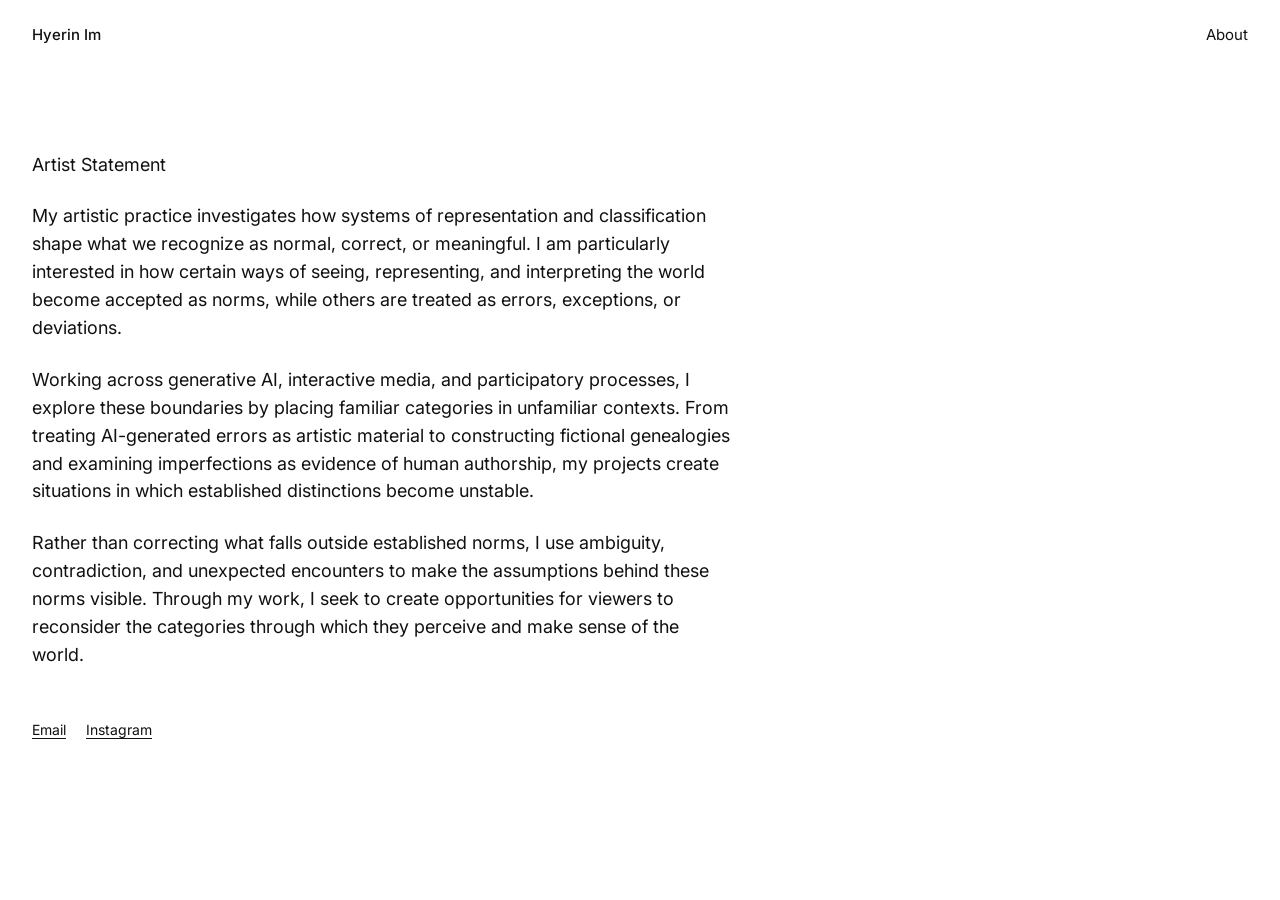
<file: about.html>
<!DOCTYPE html>
<html lang="en">

<head>
  <meta charset="UTF-8">
  <meta name="viewport" content="width=device-width, initial-scale=1.0">

  <title>About — Hyerin Im</title>

  <link rel="preconnect" href="https://fonts.googleapis.com">
  <link rel="preconnect" href="https://fonts.gstatic.com" crossorigin>

  <link
    href="https://fonts.googleapis.com/css2?family=Inter:wght@400;500;600&display=swap"
    rel="stylesheet"
  >

  <link rel="stylesheet" href="style.css">
</head>

<body>

  <header class="site-header">
    <a href="index.html" class="site-name">
      Hyerin Im
    </a>

    <nav>
      <a href="about.html">About</a>
    </nav>
  </header>


  <main class="about-page">

    <div class="about-text">

      <p>
        Artist Statement
      </p>

      <p>
        My artistic practice investigates how systems of representation and classification shape 
        what we recognize as normal, correct, or meaningful. I am particularly interested in how certain ways of seeing, 
        representing, and interpreting the world become accepted as norms, while others are treated as errors, exceptions, or deviations.
      </p>

      <p>
        Working across generative AI, interactive media, and participatory processes, 
        I explore these boundaries by placing familiar categories in unfamiliar contexts. 
        From treating AI-generated errors as artistic material to constructing fictional genealogies 
        and examining imperfections as evidence of human authorship, 
        my projects create situations in which established distinctions become unstable.
      </p>

      <p>
        Rather than correcting what falls outside established norms, I use ambiguity, 
        contradiction, and unexpected encounters to make the assumptions behind these norms visible. 
        Through my work, I seek to create opportunities for viewers to reconsider the categories 
        through which they perceive and make sense of the world.
      </p>

      <div class="about-links">
        <a href="mailto:hyelin1122@gmail.com">Email</a>
        <a href="https://www.instagram.com/heatherlim.studio/">Instagram</a>
      </div>

    </div>

  </main>

</body>
</html>
</file>
<file: style.css>
/* GLOBAL */

* {
  box-sizing: border-box;
}
 
html {
  scroll-behavior: smooth;
}

body {
  margin: 0;
  padding: 0;

  background: #ffffff;
  color: #111111;

  font-family: 'Inter', sans-serif;
  font-size: 14px;
  line-height: 1.5;

  -webkit-font-smoothing: antialiased;
}

a {
  color: inherit;
  text-decoration: none;
}

a:hover {
  opacity: 0.5;
}


/* HEADER */

.site-header {
  display: flex;
  justify-content: space-between;
  align-items: center;

  padding: 24px 32px;

  font-size: 15px;
}

.site-name {
  font-weight: 500;
}

.site-header nav {
  display: flex;
  gap: 24px;
}


/* MAIN */

main {
  width: 100%;
}


/* PROJECT */

.project {
  padding: 70px 32px 100px;
}

.project-info {
  max-width: 650px;
  margin-bottom: 36px;
}

.project h2 {
  margin: 0 0 8px;

  font-size: 18px;
  font-weight: 500;
}

.project-medium {
  margin: 0 0 4px;
}

.project-year {
  margin: 0 0 24px;
}

.project-description {
  max-width: 600px;

  font-size: 14px;
  line-height: 1.65;
}


/* IMAGE GALLERY */

.project-gallery {
  display: grid;
  gap: 16px;

  width: 100%;
}

.project-gallery img {
  display: block;

  width: 100%;
  height: auto;
}

/* TWO IMAGES */

.two-columns {
  grid-template-columns: repeat(2, minmax(0, 1fr));
}

/* SINGLE IMAGE */

.single-column {
  grid-template-columns: 1fr;
}

.single-column img {
  max-width: 1100px;
}


/* FOOTER */

footer {
  padding: 60px 32px 30px;

  font-size: 12px;
  color: #666;
}


/* MOBILE */

@media (max-width: 768px) {

  .site-header {
    padding: 20px;
  }

  .project {
    padding: 55px 20px 70px;
  }

  .project-info {
    margin-bottom: 24px;
  }

  .two-columns {
    grid-template-columns: 1fr;
  }

  .project h2 {
    font-size: 17px;
  }

  footer {
    padding: 40px 20px;
  }

}

/* ABOUT */

.about-page {
  padding: 80px 32px 120px;
}

.about-text {
  max-width: 700px;

  font-size: 18px;
  line-height: 1.55;
}

.about-text p {
  margin: 0 0 24px;
}

.about-links {
  display: flex;
  gap: 20px;

  margin-top: 50px;

  font-size: 14px;
}

.about-links a {
  text-decoration: underline;
  text-underline-offset: 3px;
}

@media (max-width: 768px) {

  .about-page {
    padding: 50px 20px 80px;
  }

  .about-text {
    font-size: 16px;
  }

}

/* ARTWORK NAVIGATION */

.artwork-nav[hidden] {
  display: none;
}

.artwork-nav {
  position: fixed;
  z-index: 10;
  top: 148px;
  left: 32px;
  width: 148px;
  font-size: 11px;
  line-height: 1.5;
}

.artwork-nav-toggle {
  display: none;
}

.artwork-nav-list {
  list-style: none;
  margin: 0;
  padding: 0;
  max-height: calc(100dvh - 180px);
  overflow-y: auto;
  overscroll-behavior: contain;
}

.artwork-nav-list a {
  display: block;
  border-left: 1px solid transparent;
  padding: 6px 0 6px 12px;
  color: #737373;
  overflow-wrap: anywhere;
  transition: color 150ms ease, border-color 150ms ease;
}

.artwork-nav-list a:hover,
.artwork-nav-list a[aria-current="location"] {
  color: #111;
  opacity: 1;
}

.artwork-nav-list a[aria-current="location"] {
  border-left-color: currentColor;
}

.artwork-nav a:focus-visible,
.artwork-nav-toggle:focus-visible {
  outline: 1px solid #777;
  outline-offset: 3px;
}

@media (min-width: 1101px) {
  .has-artwork-nav main {
    margin-left: 176px;
    width: calc(100% - 176px);
  }
}

@media (max-width: 1100px) {
  .artwork-nav {
    top: auto;
    bottom: max(20px, env(safe-area-inset-bottom));
    left: 20px;
    width: auto;
    max-width: calc(100vw - 40px);
    border: 1px solid #e5e5e5;
    background: #fff;
  }

  .artwork-nav-toggle {
    display: flex;
    align-items: center;
    justify-content: space-between;
    gap: 24px;
    min-height: 44px;
    width: 100%;
    border: 0;
    padding: 10px 14px;
    background: transparent;
    color: #111;
    font: inherit;
    cursor: pointer;
  }

  .artwork-nav-list {
    display: none;
    max-height: min(60dvh, 420px);
    padding: 8px 14px;
    border-bottom: 1px solid #eee;
  }

  .artwork-nav.is-open {
    width: 240px;
    display: flex;
    flex-direction: column-reverse;
  }

  .artwork-nav.is-open .artwork-nav-list {
    display: block;
  }

  .artwork-nav-list a {
    padding-top: 10px;
    padding-bottom: 10px;
  }
}

@media (prefers-reduced-motion: reduce) {
  html {
    scroll-behavior: auto;
  }

  .artwork-nav-list a {
    transition: none;
  }
}
</file>
